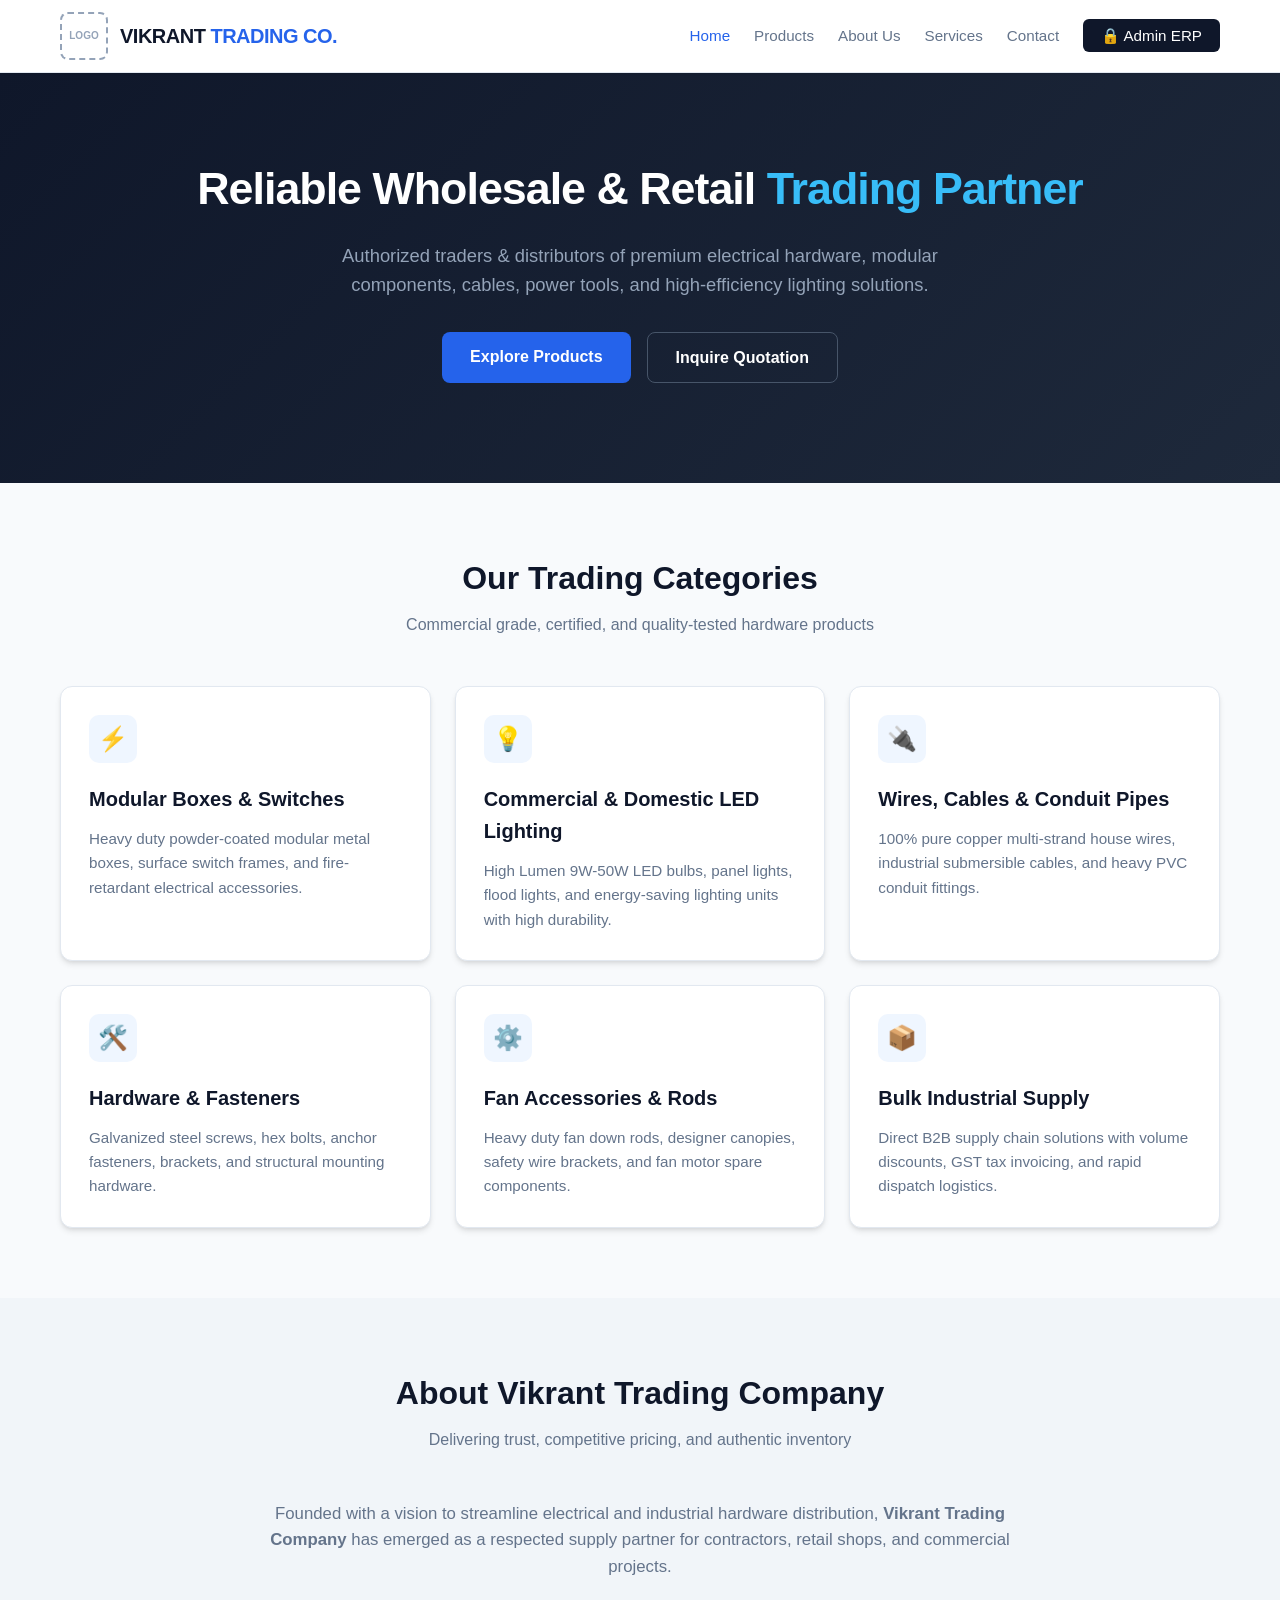
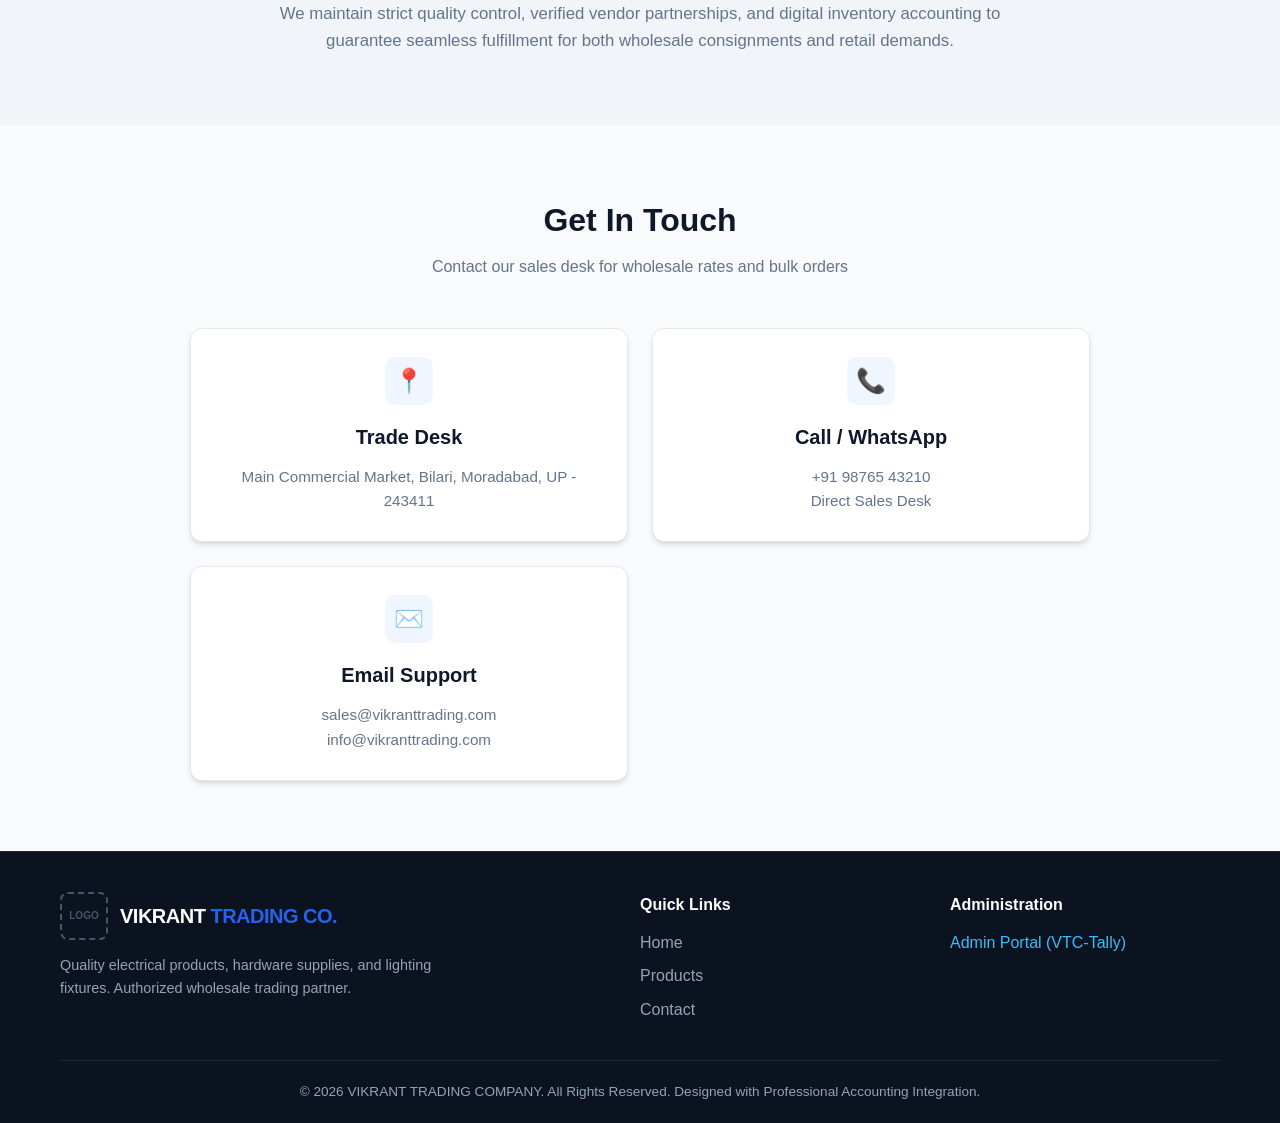
<file: index.html>
<!DOCTYPE html>
<html lang="en">
<head>
    <meta charset="UTF-8">
    <meta name="viewport" content="width=device-width, initial-scale=1.0">
    <title>VIKRANT TRADING COMPANY | Wholesale & Retail Trading</title>
    <link rel="stylesheet" href="style.css">
</head>
<body>

    <!-- Header / Nav -->
    <header>
        <div class="container">
            <nav>
                <a href="index.html" class="logo-container">
                    <!-- Blank Logo Spot / Placeholder -->
                    <div class="logo-placeholder" title="Logo Placeholder">LOGO</div>
                    <span class="brand-name">VIKRANT <span>TRADING CO.</span></span>
                </a>
                <ul class="nav-links">
                    <li><a href="#home" class="active">Home</a></li>
                    <li><a href="#products">Products</a></li>
                    <li><a href="#about">About Us</a></li>
                    <li><a href="#services">Services</a></li>
                    <li><a href="#contact">Contact</a></li>
                    <li><a href="login.html" class="btn-nav-admin">🔒 Admin ERP</a></li>
                </ul>
            </nav>
        </div>
    </header>

    <!-- Hero Section -->
    <section class="hero" id="home">
        <div class="container">
            <h1>Reliable Wholesale & Retail <span>Trading Partner</span></h1>
            <p>Authorized traders & distributors of premium electrical hardware, modular components, cables, power tools, and high-efficiency lighting solutions.</p>
            <div class="hero-actions">
                <a href="#products" class="btn-primary">Explore Products</a>
                <a href="#contact" class="btn-outline">Inquire Quotation</a>
            </div>
        </div>
    </section>

    <!-- Product Lines -->
    <section class="section" id="products">
        <div class="container">
            <div class="section-title">
                <h2>Our Trading Categories</h2>
                <p>Commercial grade, certified, and quality-tested hardware products</p>
            </div>
            <div class="grid-3">
                <div class="card">
                    <div class="card-icon">⚡</div>
                    <h3>Modular Boxes & Switches</h3>
                    <p>Heavy duty powder-coated modular metal boxes, surface switch frames, and fire-retardant electrical accessories.</p>
                </div>
                <div class="card">
                    <div class="card-icon">💡</div>
                    <h3>Commercial & Domestic LED Lighting</h3>
                    <p>High Lumen 9W-50W LED bulbs, panel lights, flood lights, and energy-saving lighting units with high durability.</p>
                </div>
                <div class="card">
                    <div class="card-icon">🔌</div>
                    <h3>Wires, Cables & Conduit Pipes</h3>
                    <p>100% pure copper multi-strand house wires, industrial submersible cables, and heavy PVC conduit fittings.</p>
                </div>
                <div class="card">
                    <div class="card-icon">🛠️</div>
                    <h3>Hardware & Fasteners</h3>
                    <p>Galvanized steel screws, hex bolts, anchor fasteners, brackets, and structural mounting hardware.</p>
                </div>
                <div class="card">
                    <div class="card-icon">⚙️</div>
                    <h3>Fan Accessories & Rods</h3>
                    <p>Heavy duty fan down rods, designer canopies, safety wire brackets, and fan motor spare components.</p>
                </div>
                <div class="card">
                    <div class="card-icon">📦</div>
                    <h3>Bulk Industrial Supply</h3>
                    <p>Direct B2B supply chain solutions with volume discounts, GST tax invoicing, and rapid dispatch logistics.</p>
                </div>
            </div>
        </div>
    </section>

    <!-- About Section -->
    <section class="section" id="about" style="background: #f1f5f9;">
        <div class="container">
            <div class="section-title">
                <h2>About Vikrant Trading Company</h2>
                <p>Delivering trust, competitive pricing, and authentic inventory</p>
            </div>
            <div style="max-width: 800px; margin: 0 auto; text-align: center; color: var(--text-muted); font-size: 1.05rem;">
                <p style="margin-bottom: 20px;">
                    Founded with a vision to streamline electrical and industrial hardware distribution, <strong>Vikrant Trading Company</strong> has emerged as a respected supply partner for contractors, retail shops, and commercial projects.
                </p>
                <p>
                    We maintain strict quality control, verified vendor partnerships, and digital inventory accounting to guarantee seamless fulfillment for both wholesale consignments and retail demands.
                </p>
            </div>
        </div>
    </section>

    <!-- Contact Section -->
    <section class="section" id="contact">
        <div class="container">
            <div class="section-title">
                <h2>Get In Touch</h2>
                <p>Contact our sales desk for wholesale rates and bulk orders</p>
            </div>
            <div class="grid-3" style="max-width: 900px; margin: 0 auto;">
                <div class="card" style="text-align: center;">
                    <div class="card-icon" style="margin: 0 auto 16px;">📍</div>
                    <h3>Trade Desk</h3>
                    <p>Main Commercial Market, Bilari, Moradabad, UP - 243411</p>
                </div>
                <div class="card" style="text-align: center;">
                    <div class="card-icon" style="margin: 0 auto 16px;">📞</div>
                    <h3>Call / WhatsApp</h3>
                    <p>+91 98765 43210<br>Direct Sales Desk</p>
                </div>
                <div class="card" style="text-align: center;">
                    <div class="card-icon" style="margin: 0 auto 16px;">✉️</div>
                    <h3>Email Support</h3>
                    <p>sales@vikranttrading.com<br>info@vikranttrading.com</p>
                </div>
            </div>
        </div>
    </section>

    <!-- Footer -->
    <footer>
        <div class="container">
            <div class="footer-grid">
                <div>
                    <div class="logo-container" style="margin-bottom: 14px;">
                        <div class="logo-placeholder" style="border-color: #475569; color: #475569;">LOGO</div>
                        <span class="brand-name" style="color:#fff;">VIKRANT <span>TRADING CO.</span></span>
                    </div>
                    <p style="font-size: 0.9rem; color:#94a3b8; max-width: 380px;">
                        Quality electrical products, hardware supplies, and lighting fixtures. Authorized wholesale trading partner.
                    </p>
                </div>
                <div>
                    <h4 style="color: #fff; margin-bottom: 12px;">Quick Links</h4>
                    <p style="margin-bottom: 8px;"><a href="#home">Home</a></p>
                    <p style="margin-bottom: 8px;"><a href="#products">Products</a></p>
                    <p style="margin-bottom: 8px;"><a href="#contact">Contact</a></p>
                </div>
                <div>
                    <h4 style="color: #fff; margin-bottom: 12px;">Administration</h4>
                    <p><a href="login.html" style="color: #38bdf8;">Admin Portal (VTC-Tally)</a></p>
                </div>
            </div>
            <div class="footer-bottom">
                <p>&copy; 2026 VIKRANT TRADING COMPANY. All Rights Reserved. Designed with Professional Accounting Integration.</p>
            </div>
        </div>
    </footer>

</body>
</html>
</file>
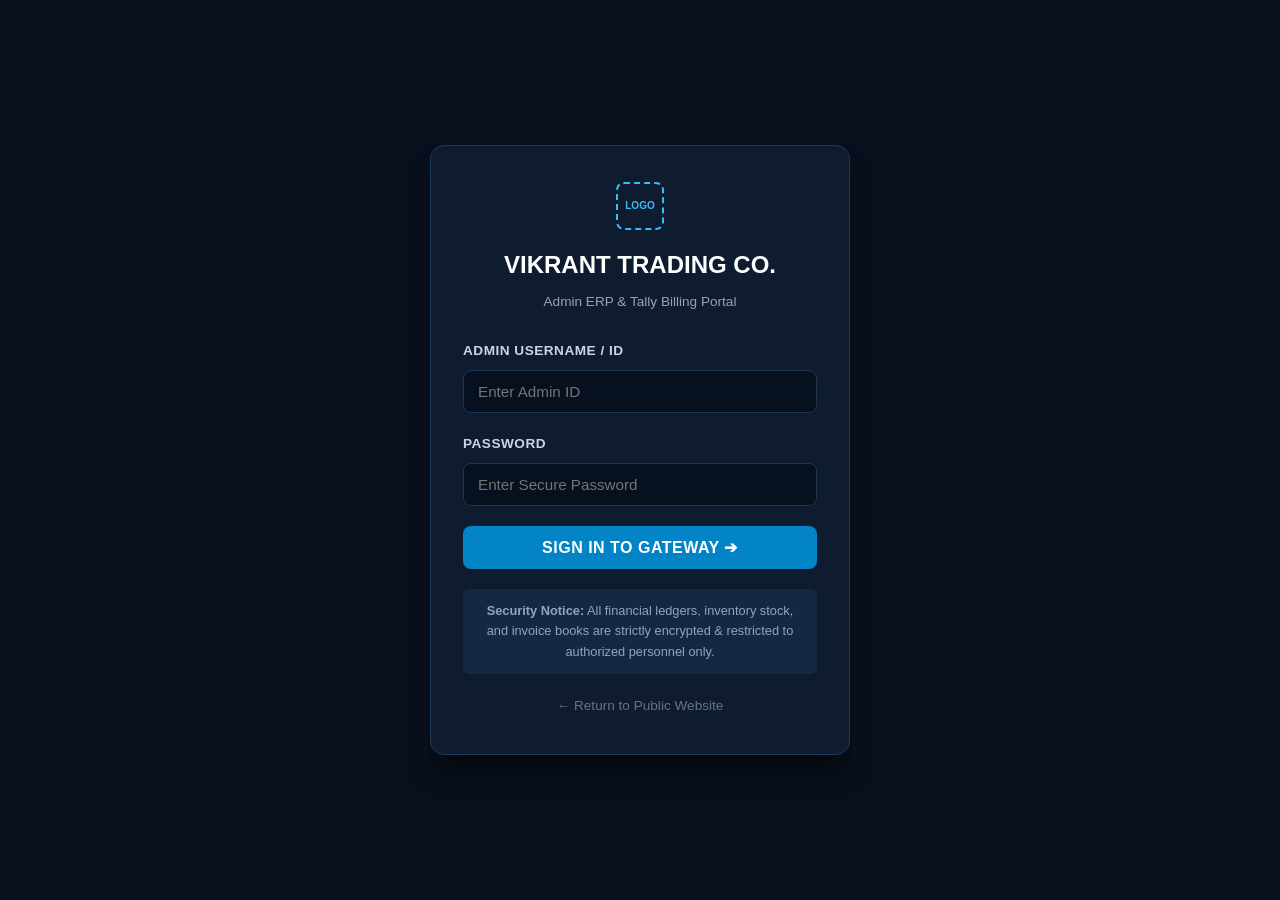
<file: admin.html>
<!DOCTYPE html>
<html lang="en">
<head>
    <meta charset="UTF-8">
    <meta name="viewport" content="width=device-width, initial-scale=1.0">
    <title>Gateway of Tally | Vikrant Trading Company (ERP V9.0)</title>
    <link rel="stylesheet" href="tally.css">
</head>
<body class="tally-app">

    <!-- TOP HEADER -->
    <header class="tally-topbar">
        <div class="tally-company-info">
            <div class="logo-placeholder" title="Logo Placeholder">LOGO</div>
            <div>
                <span class="tally-title">VIKRANT TRADING COMPANY</span>
                <span style="font-size:0.75rem; color:#94a3b8; margin-left: 8px;">| GSTIN: 09AABCV1234F1Z8</span>
            </div>
            <span class="tally-period">F.Y. 2026-2027</span>
        </div>
        <div class="tally-user-controls">
            <span style="font-size: 0.85rem; color: #38bdf8;">User: <strong id="currentUser">vtcbilari</strong></span>
            <button onclick="exportDataBackup()" class="fkey-btn" style="background:#1e3a5f;"><span>Backup</span> (JSON)</button>
            <button onclick="logoutAdmin()" class="tally-btn-danger">Quit [Esc]</button>
        </div>
    </header>

    <!-- WORKSPACE -->
    <div class="tally-workspace">
        
        <!-- SIDEBAR -->
        <aside class="tally-sidebar">
            <div class="gateway-header">Gateway of Tally</div>
            <ul class="gateway-menu">
                <li class="gateway-menu-item active" onclick="switchView('dashboard')">
                    <span>1. Dashboard Overview</span>
                    <span class="gateway-shortcut">D</span>
                </li>
                <li class="gateway-menu-item" onclick="switchView('salesVoucher')">
                    <span>2. Sales Voucher (F8)</span>
                    <span class="gateway-shortcut">F8</span>
                </li>
                <li class="gateway-menu-item" onclick="switchView('purchaseVoucher')">
                    <span>3. Purchase Voucher (F9)</span>
                    <span class="gateway-shortcut">F9</span>
                </li>
                <li class="gateway-menu-item" onclick="switchView('paymentVoucher')">
                    <span>4. Payment Voucher (F5)</span>
                    <span class="gateway-shortcut">F5</span>
                </li>
                <li class="gateway-menu-item" onclick="switchView('receiptVoucher')">
                    <span>5. Receipt Voucher (F6)</span>
                    <span class="gateway-shortcut">F6</span>
                </li>
                <li class="gateway-menu-item" onclick="switchView('inventory')">
                    <span>6. Stock / Inventory</span>
                    <span class="gateway-shortcut">I</span>
                </li>
                <li class="gateway-menu-item" onclick="switchView('ledgers')">
                    <span>7. Ledgers & Accounts</span>
                    <span class="gateway-shortcut">A</span>
                </li>
                <li class="gateway-menu-item" onclick="switchView('daybook')">
                    <span>8. Day Book / Register</span>
                    <span class="gateway-shortcut">R</span>
                </li>
                <li class="gateway-menu-item" onclick="switchView('plStatement')">
                    <span>9. Profit & Loss A/c</span>
                    <span class="gateway-shortcut">P</span>
                </li>
            </ul>
        </aside>

        <!-- MAIN VIEW PORT -->
        <main class="tally-main-view" id="mainViewport">
            
            <!-- VIEW: DASHBOARD -->
            <div id="view-dashboard" class="view-panel">
                <div class="metrics-row">
                    <div class="metric-box">
                        <div class="metric-title">Total Sales (Turnover)</div>
                        <div class="metric-value text-cyan" id="metricSales">₹0.00</div>
                        <div class="metric-trend text-green">↑ Tax Invoices Recorded</div>
                    </div>
                    <div class="metric-box">
                        <div class="metric-title">Total Purchases</div>
                        <div class="metric-value text-gold" id="metricPurchase">₹0.00</div>
                        <div class="metric-trend text-muted">Stock procurement</div>
                    </div>
                    <div class="metric-box">
                        <div class="metric-title">Cash & Bank Balance</div>
                        <div class="metric-value text-green" id="metricCashBank">₹0.00</div>
                        <div class="metric-trend text-green">Liquid Assets</div>
                    </div>
                    <div class="metric-box">
                        <div class="metric-title">Sundry Debtors (Receivable)</div>
                        <div class="metric-value text-red" id="metricDebtors">₹0.00</div>
                        <div class="metric-trend text-muted">Pending Customer Dues</div>
                    </div>
                </div>

                <div class="tally-sheet">
                    <div class="sheet-title-bar">
                        <div class="sheet-title">Recent Transactions & Vouchers</div>
                        <button onclick="switchView('salesVoucher')" class="btn-tally-action">+ New Sales Bill (F8)</button>
                    </div>
                    <table class="tally-table">
                        <thead>
                            <tr>
                                <th>Vch No.</th>
                                <th>Date</th>
                                <th>Type</th>
                                <th>Particulars / Party</th>
                                <th class="text-right">Debit (₹)</th>
                                <th class="text-right">Credit (₹)</th>
                                <th class="text-center">Action</th>
                            </tr>
                        </thead>
                        <tbody id="dashboardRecentTable"></tbody>
                    </table>
                </div>
            </div>

            <!-- VIEW: SALES VOUCHER -->
            <div id="view-salesVoucher" class="view-panel" style="display:none;">
                <div class="tally-sheet">
                    <div class="sheet-title-bar">
                        <div class="sheet-title">Accounting Voucher Creation (Sales / Tax Invoice)</div>
                        <span style="color:var(--tally-gold); font-size: 0.9rem;">Voucher Type: Sales (F8)</span>
                    </div>

                    <form id="salesVoucherForm">
                        <div class="tally-form-row">
                            <div>
                                <label class="tally-label">Invoice / Voucher No.</label>
                                <input type="text" id="salesVchNo" class="tally-input" readonly>
                            </div>
                            <div>
                                <label class="tally-label">Date</label>
                                <input type="date" id="salesDate" class="tally-input" required>
                            </div>
                            <div>
                                <label class="tally-label">Party A/c Name (Buyer)</label>
                                <select id="salesParty" class="tally-select" required></select>
                            </div>
                        </div>

                        <div class="tally-form-row">
                            <div>
                                <label class="tally-label">Sales Ledger</label>
                                <select id="salesLedgerSelect" class="tally-select">
                                    <option value="Sales Account">GST Sales @ Standard</option>
                                    <option value="Interstate Sales">Interstate Sales (IGST)</option>
                                </select>
                            </div>
                            <div>
                                <label class="tally-label">Place of Supply / State</label>
                                <input type="text" id="salesPlaceSupply" class="tally-input" value="Uttar Pradesh (09)">
                            </div>
                            <div>
                                <label class="tally-label">Payment Mode</label>
                                <select id="salesPayMode" class="tally-select">
                                    <option value="Credit">On Credit (Sundry Debtor)</option>
                                    <option value="Cash">Cash in Hand</option>
                                    <option value="Bank">Bank Transfer / UPI</option>
                                </select>
                            </div>
                        </div>

                        <div style="margin: 20px 0 10px; border-top: 1px dashed var(--tally-border); padding-top: 15px;">
                            <h4 style="color: var(--tally-cyan); margin-bottom: 12px;">Item Details / Inventory Allocations</h4>
                            <table class="tally-table" id="salesItemEntryTable">
                                <thead>
                                    <tr>
                                        <th style="width: 35%;">Name of Item</th>
                                        <th style="width: 15%;">HSN/SAC</th>
                                        <th style="width: 12%;">Qty</th>
                                        <th style="width: 12%;">Rate (₹)</th>
                                        <th style="width: 10%;">GST %</th>
                                        <th style="width: 16%;" class="text-right">Amount (₹)</th>
                                    </tr>
                                </thead>
                                <tbody id="salesItemsBody">
                                    <tr>
                                        <td>
                                            <select class="tally-select item-select" onchange="onItemSelectRow(this)" required></select>
                                        </td>
                                        <td><input type="text" class="tally-input item-hsn" placeholder="HSN" readonly></td>
                                        <td><input type="number" step="0.01" class="tally-input item-qty" value="1" min="0.01" oninput="calculateSalesTotals()" required></td>
                                        <td><input type="number" step="0.01" class="tally-input item-rate" value="0" min="0" oninput="calculateSalesTotals()" required></td>
                                        <td>
                                            <select class="tally-select item-gst" onchange="calculateSalesTotals()">
                                                <option value="18">18%</option>
                                                <option value="12">12%</option>
                                                <option value="28">28%</option>
                                                <option value="5">5%</option>
                                                <option value="0">0%</option>
                                            </select>
                                        </td>
                                        <td class="text-right item-row-total" style="font-weight: bold;">₹0.00</td>
                                    </tr>
                                </tbody>
                            </table>
                            <div style="margin-top: 10px;">
                                <button type="button" onclick="addSalesItemRow()" class="btn-tally-secondary">+ Add Item Line</button>
                            </div>
                        </div>

                        <div style="background: #081321; border: 1px solid var(--tally-border); border-radius: 6px; padding: 16px; margin-top: 20px; display: flex; justify-content: flex-end;">
                            <div style="width: 340px;">
                                <div style="display: flex; justify-content: space-between; margin-bottom: 8px;">
                                    <span style="color:#94a3b8;">Taxable Amount:</span>
                                    <strong id="salesSubTotal">₹0.00</strong>
                                </div>
                                <div style="display: flex; justify-content: space-between; margin-bottom: 8px;">
                                    <span style="color:#94a3b8;">CGST:</span>
                                    <strong id="salesCGST">₹0.00</strong>
                                </div>
                                <div style="display: flex; justify-content: space-between; margin-bottom: 8px;">
                                    <span style="color:#94a3b8;">SGST:</span>
                                    <strong id="salesSGST">₹0.00</strong>
                                </div>
                                <div style="display: flex; justify-content: space-between; border-top: 1px solid var(--tally-border); padding-top: 8px; font-size: 1.1rem; color: var(--tally-cyan);">
                                    <span>Grand Total:</span>
                                    <strong id="salesGrandTotal">₹0.00</strong>
                                </div>
                            </div>
                        </div>

                        <div class="tally-form-row" style="margin-top: 20px;">
                            <div style="grid-column: span 3;">
                                <label class="tally-label">Narration / Remarks</label>
                                <input type="text" id="salesNarration" class="tally-input" placeholder="e.g. Being goods sold against Tax Invoice">
                            </div>
                        </div>

                        <div style="display: flex; gap: 12px; margin-top: 20px;">
                            <button type="submit" class="btn-tally-action">Accept & Print Bill (Ctrl+A)</button>
                            <button type="button" onclick="switchView('dashboard')" class="btn-tally-secondary">Cancel</button>
                        </div>
                    </form>
                </div>
            </div>

            <!-- VIEW: PURCHASE VOUCHER -->
            <div id="view-purchaseVoucher" class="view-panel" style="display:none;">
                <div class="tally-sheet">
                    <div class="sheet-title-bar">
                        <div class="sheet-title">Accounting Voucher Creation (Purchase - F9)</div>
                    </div>
                    <form id="purchaseVoucherForm">
                        <div class="tally-form-row">
                            <div>
                                <label class="tally-label">Supplier Invoice No.</label>
                                <input type="text" id="purVchNo" class="tally-input" required>
                            </div>
                            <div>
                                <label class="tally-label">Date</label>
                                <input type="date" id="purDate" class="tally-input" required>
                            </div>
                            <div>
                                <label class="tally-label">Supplier / Creditor A/c</label>
                                <select id="purSupplierSelect" class="tally-select" required></select>
                            </div>
                        </div>
                        <div class="tally-form-row">
                            <div>
                                <label class="tally-label">Item Purchased</label>
                                <select id="purItemSelect" class="tally-select" required></select>
                            </div>
                            <div>
                                <label class="tally-label">Quantity Received</label>
                                <input type="number" id="purQty" step="0.01" class="tally-input" required>
                            </div>
                            <div>
                                <label class="tally-label">Purchase Rate / Unit (₹)</label>
                                <input type="number" id="purRate" step="0.01" class="tally-input" required>
                            </div>
                        </div>
                        <div class="tally-form-row">
                            <div style="grid-column: span 3;">
                                <label class="tally-label">Narration</label>
                                <input type="text" id="purNarration" class="tally-input" placeholder="Being raw material / stock purchased">
                            </div>
                        </div>
                        <button type="submit" class="btn-tally-action">Save Purchase Entry (F9)</button>
                    </form>
                </div>
            </div>

            <!-- VIEW: PAYMENT VOUCHER -->
            <div id="view-paymentVoucher" class="view-panel" style="display:none;">
                <div class="tally-sheet">
                    <div class="sheet-title-bar">
                        <div class="sheet-title">Payment Voucher Creation (F5)</div>
                    </div>
                    <form id="paymentVoucherForm">
                        <div class="tally-form-row">
                            <div>
                                <label class="tally-label">Account (Paid From)</label>
                                <select id="payFromAccount" class="tally-select">
                                    <option value="Cash">Cash in Hand</option>
                                    <option value="HDFC Bank">HDFC Bank A/c</option>
                                </select>
                            </div>
                            <div>
                                <label class="tally-label">Date</label>
                                <input type="date" id="payDate" class="tally-input" required>
                            </div>
                            <div>
                                <label class="tally-label">Particulars (Paid To)</label>
                                <select id="payToParty" class="tally-select" required></select>
                            </div>
                        </div>
                        <div class="tally-form-row">
                            <div>
                                <label class="tally-label">Amount (₹)</label>
                                <input type="number" id="payAmount" step="0.01" class="tally-input" required>
                            </div>
                            <div style="grid-column: span 2;">
                                <label class="tally-label">Narration</label>
                                <input type="text" id="payNarration" class="tally-input" placeholder="Being payment released against supplier bill">
                            </div>
                        </div>
                        <button type="submit" class="btn-tally-action">Save Payment (F5)</button>
                    </form>
                </div>
            </div>

            <!-- VIEW: RECEIPT VOUCHER -->
            <div id="view-receiptVoucher" class="view-panel" style="display:none;">
                <div class="tally-sheet">
                    <div class="sheet-title-bar">
                        <div class="sheet-title">Receipt Voucher Creation (F6)</div>
                    </div>
                    <form id="receiptVoucherForm">
                        <div class="tally-form-row">
                            <div>
                                <label class="tally-label">Account (Received In)</label>
                                <select id="rcptToAccount" class="tally-select">
                                    <option value="Cash">Cash in Hand</option>
                                    <option value="HDFC Bank">HDFC Bank A/c</option>
                                </select>
                            </div>
                            <div>
                                <label class="tally-label">Date</label>
                                <input type="date" id="rcptDate" class="tally-input" required>
                            </div>
                            <div>
                                <label class="tally-label">Particulars (Received From)</label>
                                <select id="rcptFromParty" class="tally-select" required></select>
                            </div>
                        </div>
                        <div class="tally-form-row">
                            <div>
                                <label class="tally-label">Amount (₹)</label>
                                <input type="number" id="rcptAmount" step="0.01" class="tally-input" required>
                            </div>
                            <div style="grid-column: span 2;">
                                <label class="tally-label">Narration</label>
                                <input type="text" id="rcptNarration" class="tally-input" placeholder="Being amount received against outstanding invoice">
                            </div>
                        </div>
                        <button type="submit" class="btn-tally-action">Save Receipt (F6)</button>
                    </form>
                </div>
            </div>

            <!-- VIEW: INVENTORY -->
            <div id="view-inventory" class="view-panel" style="display:none;">
                <div class="tally-sheet">
                    <div class="sheet-title-bar">
                        <div class="sheet-title">Stock Summary & Inventory Books</div>
                        <button onclick="openNewItemModal()" class="btn-tally-action">+ Create Stock Item</button>
                    </div>
                    <table class="tally-table">
                        <thead>
                            <tr>
                                <th>Item Code</th>
                                <th>Item Description</th>
                                <th>Category / Group</th>
                                <th>HSN</th>
                                <th class="text-right">Available Qty</th>
                                <th class="text-right">Standard Rate (₹)</th>
                                <th class="text-right">Stock Value (₹)</th>
                            </tr>
                        </thead>
                        <tbody id="inventoryStockTable"></tbody>
                    </table>
                </div>
            </div>

            <!-- VIEW: LEDGERS -->
            <div id="view-ledgers" class="view-panel" style="display:none;">
                <div class="tally-sheet">
                    <div class="sheet-title-bar">
                        <div class="sheet-title">List of Ledgers / Master Accounts</div>
                        <button onclick="openNewLedgerModal()" class="btn-tally-action">+ Create Ledger</button>
                    </div>
                    <table class="tally-table">
                        <thead>
                            <tr>
                                <th>Ledger Name</th>
                                <th>Under Group</th>
                                <th>Contact / City</th>
                                <th>GSTIN</th>
                                <th class="text-right">Closing Balance (₹)</th>
                            </tr>
                        </thead>
                        <tbody id="ledgerAccountsTable"></tbody>
                    </table>
                </div>
            </div>

            <!-- VIEW: DAY BOOK -->
            <div id="view-daybook" class="view-panel" style="display:none;">
                <div class="tally-sheet">
                    <div class="sheet-title-bar">
                        <div class="sheet-title">Day Book (Transaction Register)</div>
                    </div>
                    <table class="tally-table">
                        <thead>
                            <tr>
                                <th>Date</th>
                                <th>Voucher No</th>
                                <th>Type</th>
                                <th>Particulars</th>
                                <th class="text-right">Debit (₹)</th>
                                <th class="text-right">Credit (₹)</th>
                                <th class="text-center">Action</th>
                            </tr>
                        </thead>
                        <tbody id="daybookFullTable"></tbody>
                    </table>
                </div>
            </div>

            <!-- VIEW: PROFIT & LOSS -->
            <div id="view-plStatement" class="view-panel" style="display:none;">
                <div class="tally-sheet">
                    <div class="sheet-title-bar">
                        <div class="sheet-title">Profit & Loss Statement for FY 2026-27</div>
                    </div>
                    <div style="display: grid; grid-template-columns: 1fr 1fr; gap: 20px;">
                        <div>
                            <h4 style="color:var(--tally-cyan); margin-bottom: 8px;">Trading Account (Expenses)</h4>
                            <table class="tally-table">
                                <tr><td>To Opening Stock</td><td class="text-right" id="plOpStock">₹0.00</td></tr>
                                <tr><td>To Purchases (Gross)</td><td class="text-right" id="plPurchases">₹0.00</td></tr>
                                <tr><td>To Direct Expenses</td><td class="text-right">₹0.00</td></tr>
                                <tr style="background:#11233d; font-weight:bold;">
                                    <td>Gross Profit c/o</td><td class="text-right text-green" id="plGrossProfit">₹0.00</td>
                                </tr>
                            </table>
                        </div>
                        <div>
                            <h4 style="color:var(--tally-cyan); margin-bottom: 8px;">Trading Account (Incomes)</h4>
                            <table class="tally-table">
                                <tr><td>By Sales Accounts (Revenue)</td><td class="text-right" id="plSales">₹0.00</td></tr>
                                <tr><td>By Closing Stock Value</td><td class="text-right" id="plClosingStock">₹0.00</td></tr>
                                <tr style="background:#11233d; font-weight:bold;">
                                    <td>Total Incomes</td><td class="text-right" id="plTotalIncomes">₹0.00</td>
                                </tr>
                            </table>
                        </div>
                    </div>
                </div>
            </div>

        </main>
    </div>

    <!-- TALLY FUNCTION KEYS FOOTER -->
    <div class="tally-fkeys">
        <button class="fkey-btn" onclick="switchView('dashboard')"><span>Esc</span> Gateway</button>
        <button class="fkey-btn" onclick="switchView('paymentVoucher')"><span>F5</span> Payment</button>
        <button class="fkey-btn" onclick="switchView('receiptVoucher')"><span>F6</span> Receipt</button>
        <button class="fkey-btn" onclick="switchView('salesVoucher')"><span>F8</span> Sales (Invoice)</button>
        <button class="fkey-btn" onclick="switchView('purchaseVoucher')"><span>F9</span> Purchase</button>
        <button class="fkey-btn" onclick="switchView('inventory')"><span>I</span> Inventory</button>
        <button class="fkey-btn" onclick="switchView('ledgers')"><span>A</span> Ledgers</button>
        <button class="fkey-btn" onclick="switchView('daybook')"><span>R</span> Day Book</button>
        <button class="fkey-btn" onclick="switchView('plStatement')"><span>P</span> P&L A/c</button>
    </div>

    <!-- INVOICE PRINT MODAL -->
    <div class="modal-overlay" id="invoiceModal">
        <div class="invoice-paper" id="printableInvoiceContent"></div>
    </div>

    <script src="tally.js"></script>
</body>
</html>
</file>
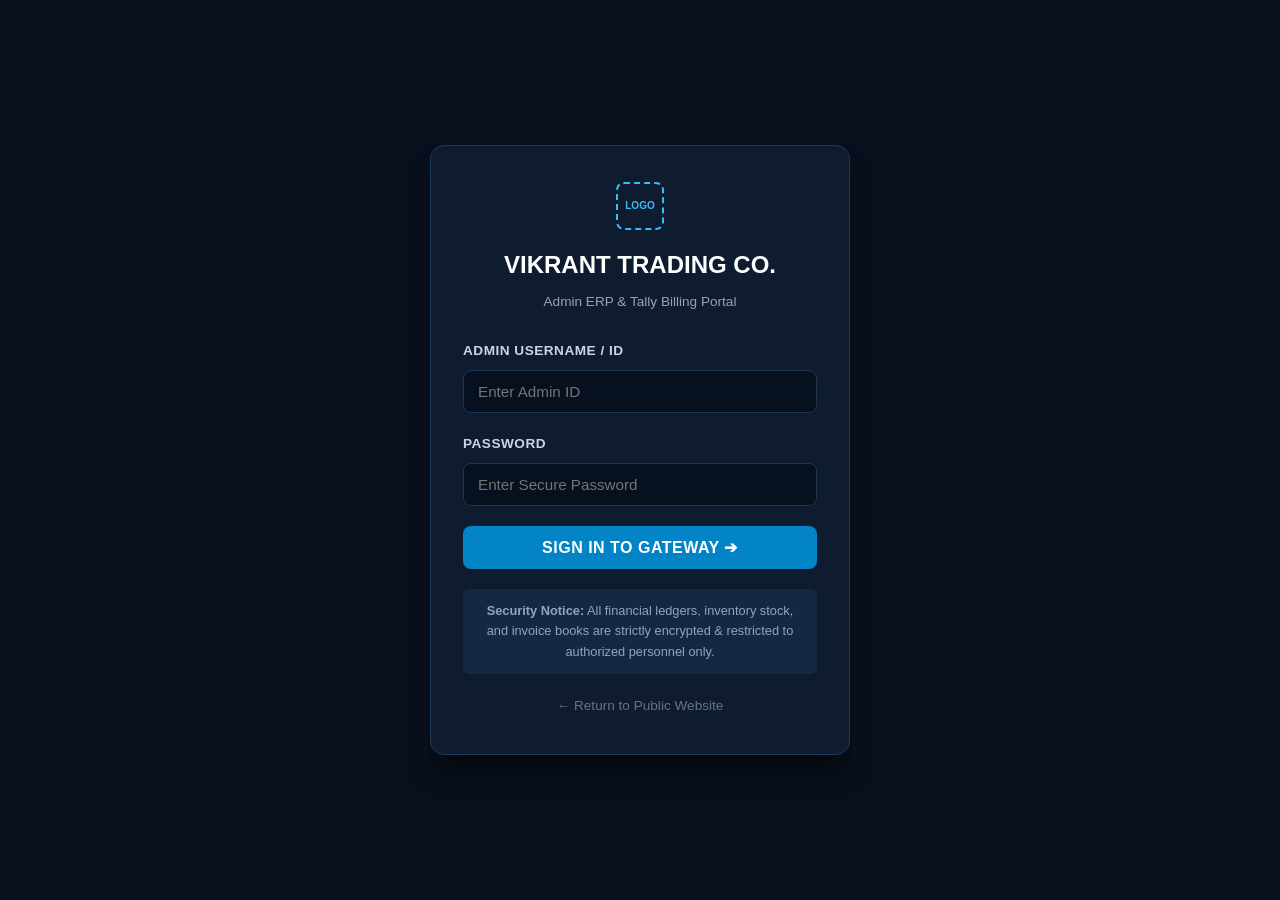
<file: login.html>
<!DOCTYPE html>
<html lang="en">
<head>
    <meta charset="UTF-8">
    <meta name="viewport" content="width=device-width, initial-scale=1.0">
    <title>Admin Login | Vikrant Trading Company</title>
    <link rel="stylesheet" href="style.css">
</head>
<body class="login-body">

    <div class="login-card">
        <div class="login-header">
            <!-- Logo space left blank -->
            <div class="logo-placeholder" title="Logo Placeholder">LOGO</div>
            <h2>VIKRANT TRADING CO.</h2>
            <p>Admin ERP & Tally Billing Portal</p>
        </div>

        <form id="vtcLoginForm">
            <div class="form-group">
                <label for="adminId">Admin Username / ID</label>
                <input type="text" id="adminId" class="form-control" placeholder="Enter Admin ID" autocomplete="off" required>
            </div>
            
            <div class="form-group">
                <label for="adminPassword">Password</label>
                <input type="password" id="adminPassword" class="form-control" placeholder="Enter Secure Password" required>
            </div>

            <div id="errorAlert" style="display: none; background: rgba(220, 38, 38, 0.2); border: 1px solid #dc2626; color: #fca5a5; padding: 10px; border-radius: 6px; font-size: 0.85rem; margin-bottom: 16px; text-align: center;">
                Invalid Username or Password! Access Denied.
            </div>

            <button type="submit" class="btn-login">SIGN IN TO GATEWAY ➔</button>
        </form>

        <div class="login-footer-hint">
            <strong>Security Notice:</strong> All financial ledgers, inventory stock, and invoice books are strictly encrypted & restricted to authorized personnel only.
        </div>
        
        <div style="text-align: center; margin-top: 18px;">
            <a href="index.html" style="color: #64748b; font-size: 0.85rem;">← Return to Public Website</a>
        </div>
    </div>

    <script>
        if (sessionStorage.getItem("VTC_ADMIN_TOKEN") === "AUTHENTICATED_VTC_ADMIN_2026") {
            window.location.href = "admin.html";
        }

        document.getElementById("vtcLoginForm").addEventListener("submit", function(e) {
            e.preventDefault();
            const idInput = document.getElementById("adminId").value.trim();
            const passInput = document.getElementById("adminPassword").value.trim();
            const errorAlert = document.getElementById("errorAlert");

            if (idInput === "vtcbilari" && passInput === "vtc@123") {
                sessionStorage.setItem("VTC_ADMIN_TOKEN", "AUTHENTICATED_VTC_ADMIN_2026");
                sessionStorage.setItem("VTC_ADMIN_USER", "vtcbilari");
                sessionStorage.setItem("VTC_LOGIN_TIME", new Date().toISOString());
                window.location.href = "admin.html";
            } else {
                errorAlert.style.display = "block";
                document.getElementById("adminPassword").value = "";
            }
        });
    </script>
</body>
</html>
</file>
<file: style.css>
:root {
  --primary: #0f172a;
  --primary-light: #1e293b;
  --accent: #2563eb;
  --accent-hover: #1d4ed8;
  --bg-light: #f8fafc;
  --text-main: #0f172a;
  --text-muted: #64748b;
  --border: #e2e8f0;
  --white: #ffffff;
  --card-shadow: 0 4px 6px -1px rgba(0, 0, 0, 0.1), 0 2px 4px -2px rgba(0, 0, 0, 0.1);
}

* {
  margin: 0;
  padding: 0;
  box-sizing: border-box;
  font-family: 'Segoe UI', -apple-system, BlinkMacSystemFont, Roboto, Oxygen, Ubuntu, Cantarell, sans-serif;
}

body {
  background-color: var(--bg-light);
  color: var(--text-main);
  line-height: 1.6;
}

a {
  text-decoration: none;
  color: inherit;
}

header {
  background: var(--white);
  border-bottom: 1px solid var(--border);
  position: sticky;
  top: 0;
  z-index: 1000;
  box-shadow: 0 1px 3px rgba(0,0,0,0.05);
}

.container {
  max-width: 1200px;
  margin: 0 auto;
  padding: 0 20px;
}

nav {
  display: flex;
  justify-content: space-between;
  align-items: center;
  height: 72px;
}

.logo-container {
  display: flex;
  align-items: center;
  gap: 12px;
}

.logo-placeholder {
  width: 48px;
  height: 48px;
  border: 2px dashed #94a3b8;
  border-radius: 8px;
  display: flex;
  align-items: center;
  justify-content: center;
  color: #94a3b8;
  font-size: 10px;
  font-weight: 600;
  text-transform: uppercase;
}

.brand-name {
  font-size: 1.25rem;
  font-weight: 700;
  color: var(--primary);
  letter-spacing: -0.5px;
}

.brand-name span {
  color: var(--accent);
}

.nav-links {
  display: flex;
  list-style: none;
  gap: 24px;
  align-items: center;
}

.nav-links a {
  font-weight: 500;
  font-size: 0.95rem;
  color: var(--text-muted);
  transition: color 0.2s ease;
}

.nav-links a:hover,
.nav-links a.active {
  color: var(--accent);
}

.btn-nav-admin {
  background: var(--primary);
  color: var(--white) !important;
  padding: 8px 18px;
  border-radius: 6px;
  transition: all 0.2s ease;
}

.btn-nav-admin:hover {
  background: var(--accent);
}

.hero {
  background: linear-gradient(135deg, #0f172a 0%, #1e293b 100%);
  color: var(--white);
  padding: 80px 0 100px;
  text-align: center;
}

.hero h1 {
  font-size: 2.8rem;
  font-weight: 800;
  letter-spacing: -1px;
  margin-bottom: 16px;
}

.hero h1 span {
  color: #38bdf8;
}

.hero p {
  font-size: 1.15rem;
  color: #94a3b8;
  max-width: 680px;
  margin: 0 auto 32px;
}

.hero-actions {
  display: flex;
  justify-content: center;
  gap: 16px;
}

.btn-primary {
  background: var(--accent);
  color: var(--white);
  padding: 12px 28px;
  border-radius: 8px;
  font-weight: 600;
  border: none;
  cursor: pointer;
  display: inline-block;
  transition: background 0.2s;
}

.btn-primary:hover {
  background: var(--accent-hover);
}

.btn-outline {
  border: 1px solid #475569;
  color: var(--white);
  padding: 12px 28px;
  border-radius: 8px;
  font-weight: 600;
  cursor: pointer;
  display: inline-block;
  transition: all 0.2s;
}

.btn-outline:hover {
  background: rgba(255,255,255,0.05);
  border-color: var(--white);
}

.section {
  padding: 70px 0;
}

.section-title {
  text-align: center;
  margin-bottom: 48px;
}

.section-title h2 {
  font-size: 2rem;
  font-weight: 700;
  color: var(--primary);
  margin-bottom: 8px;
}

.section-title p {
  color: var(--text-muted);
}

.grid-3 {
  display: grid;
  grid-template-columns: repeat(auto-fit, minmax(320px, 1fr));
  gap: 24px;
}

.card {
  background: var(--white);
  border: 1px solid var(--border);
  border-radius: 12px;
  padding: 28px;
  box-shadow: var(--card-shadow);
  transition: transform 0.2s ease, box-shadow 0.2s ease;
}

.card:hover {
  transform: translateY(-4px);
  box-shadow: 0 10px 15px -3px rgba(0,0,0,0.1);
}

.card-icon {
  width: 48px;
  height: 48px;
  background: #eff6ff;
  color: var(--accent);
  border-radius: 10px;
  display: flex;
  align-items: center;
  justify-content: center;
  font-size: 24px;
  margin-bottom: 20px;
}

.card h3 {
  font-size: 1.25rem;
  margin-bottom: 12px;
  color: var(--primary);
}

.card p {
  color: var(--text-muted);
  font-size: 0.95rem;
}

.login-body {
  min-height: 100vh;
  display: flex;
  align-items: center;
  justify-content: center;
  background: #09101d;
  padding: 20px;
}

.login-card {
  background: #0f1c30;
  border: 1px solid #1e3a5f;
  border-radius: 14px;
  width: 100%;
  max-width: 420px;
  padding: 36px 32px;
  box-shadow: 0 20px 25px -5px rgba(0, 0, 0, 0.5);
  color: #f1f5f9;
}

.login-header {
  text-align: center;
  margin-bottom: 28px;
}

.login-header .logo-placeholder {
  margin: 0 auto 16px auto;
  border-color: #38bdf8;
  color: #38bdf8;
}

.login-header h2 {
  font-size: 1.5rem;
  color: #ffffff;
  margin-bottom: 6px;
}

.login-header p {
  font-size: 0.85rem;
  color: #94a3b8;
}

.form-group {
  margin-bottom: 20px;
}

.form-group label {
  display: block;
  font-size: 0.85rem;
  font-weight: 600;
  color: #cbd5e1;
  margin-bottom: 8px;
  text-transform: uppercase;
  letter-spacing: 0.5px;
}

.form-control {
  width: 100%;
  padding: 12px 14px;
  background: #07101e;
  border: 1px solid #203554;
  border-radius: 8px;
  color: #f8fafc;
  font-size: 0.95rem;
  outline: none;
  transition: border-color 0.2s;
}

.form-control:focus {
  border-color: #38bdf8;
}

.btn-login {
  width: 100%;
  background: #0284c7;
  color: #fff;
  padding: 12px;
  border-radius: 8px;
  font-weight: 700;
  border: none;
  font-size: 1rem;
  cursor: pointer;
  transition: background 0.2s;
  letter-spacing: 0.5px;
}

.btn-login:hover {
  background: #0369a1;
}

.login-footer-hint {
  margin-top: 20px;
  padding: 12px;
  background: rgba(30, 58, 95, 0.4);
  border-radius: 6px;
  font-size: 0.8rem;
  color: #94a3b8;
  text-align: center;
}

footer {
  background: #0b1320;
  color: #94a3b8;
  padding: 40px 0 20px;
  border-top: 1px solid #1e293b;
}

.footer-grid {
  display: grid;
  grid-template-columns: 2fr 1fr 1fr;
  gap: 40px;
  margin-bottom: 30px;
}

.footer-bottom {
  text-align: center;
  border-top: 1px solid #1e293b;
  padding-top: 20px;
  font-size: 0.85rem;
}
</file>
<file: tally.css>
:root {
  --tally-bg: #070e17;
  --tally-panel: #0d1a2d;
  --tally-border: #1e3658;
  --tally-gold: #f59e0b;
  --tally-cyan: #38bdf8;
  --tally-green: #10b981;
  --tally-red: #ef4444;
  --tally-text: #e2e8f0;
  --tally-text-muted: #94a3b8;
}

body.tally-app {
  background: var(--tally-bg);
  color: var(--tally-text);
  font-family: 'Consolas', 'Courier New', 'Segoe UI', monospace;
  margin: 0;
  padding: 0;
  height: 100vh;
  display: flex;
  flex-direction: column;
  overflow: hidden;
}

.tally-topbar {
  background: #091321;
  border-bottom: 2px solid #0284c7;
  display: flex;
  justify-content: space-between;
  align-items: center;
  padding: 8px 18px;
  height: 52px;
}

.tally-company-info {
  display: flex;
  align-items: center;
  gap: 12px;
}

.tally-company-info .logo-placeholder {
  width: 36px;
  height: 36px;
  border-color: var(--tally-cyan);
  color: var(--tally-cyan);
  font-size: 8px;
}

.tally-title {
  font-size: 1rem;
  font-weight: 700;
  color: #fff;
  letter-spacing: 0.5px;
}

.tally-period {
  font-size: 0.8rem;
  color: var(--tally-gold);
  background: rgba(245, 158, 11, 0.1);
  padding: 3px 8px;
  border-radius: 4px;
}

.tally-user-controls {
  display: flex;
  align-items: center;
  gap: 12px;
}

.tally-btn-danger {
  background: #dc2626;
  color: #fff;
  border: none;
  padding: 6px 14px;
  font-size: 0.85rem;
  border-radius: 4px;
  cursor: pointer;
  font-weight: 600;
}

.tally-btn-danger:hover {
  background: #b91c1c;
}

.tally-workspace {
  display: flex;
  flex: 1;
  overflow: hidden;
}

.tally-sidebar {
  width: 280px;
  background: var(--tally-panel);
  border-right: 1px solid var(--tally-border);
  display: flex;
  flex-direction: column;
}

.gateway-header {
  background: #11253e;
  padding: 12px 16px;
  font-size: 0.9rem;
  font-weight: 700;
  color: var(--tally-cyan);
  border-bottom: 1px solid var(--tally-border);
  text-transform: uppercase;
  letter-spacing: 1px;
}

.gateway-menu {
  list-style: none;
  padding: 10px 0;
  flex: 1;
  overflow-y: auto;
}

.gateway-menu-item {
  padding: 10px 18px;
  display: flex;
  align-items: center;
  justify-content: space-between;
  cursor: pointer;
  color: #cbd5e1;
  font-size: 0.9rem;
  border-left: 3px solid transparent;
  transition: all 0.15s ease;
}

.gateway-menu-item:hover,
.gateway-menu-item.active {
  background: #152945;
  color: #ffffff;
  border-left-color: var(--tally-cyan);
}

.gateway-shortcut {
  color: var(--tally-gold);
  font-weight: bold;
  font-size: 0.8rem;
  background: #08121f;
  padding: 2px 6px;
  border-radius: 3px;
  border: 1px solid #1c324e;
}

.tally-main-view {
  flex: 1;
  background: var(--tally-bg);
  padding: 20px;
  overflow-y: auto;
}

.metrics-row {
  display: grid;
  grid-template-columns: repeat(4, 1fr);
  gap: 16px;
  margin-bottom: 24px;
}

.metric-box {
  background: var(--tally-panel);
  border: 1px solid var(--tally-border);
  border-radius: 6px;
  padding: 16px;
  position: relative;
}

.metric-title {
  font-size: 0.75rem;
  color: var(--tally-text-muted);
  text-transform: uppercase;
  letter-spacing: 0.5px;
  margin-bottom: 6px;
}

.metric-value {
  font-size: 1.4rem;
  font-weight: 700;
  color: #ffffff;
}

.metric-trend {
  font-size: 0.75rem;
  margin-top: 4px;
}

.text-green { color: var(--tally-green); }
.text-red { color: var(--tally-red); }
.text-gold { color: var(--tally-gold); }
.text-cyan { color: var(--tally-cyan); }

.tally-sheet {
  background: var(--tally-panel);
  border: 1px solid var(--tally-border);
  border-radius: 8px;
  padding: 24px;
  margin-bottom: 24px;
}

.sheet-title-bar {
  display: flex;
  justify-content: space-between;
  align-items: center;
  border-bottom: 1px solid var(--tally-border);
  padding-bottom: 14px;
  margin-bottom: 20px;
}

.sheet-title {
  font-size: 1.2rem;
  font-weight: 700;
  color: #fff;
}

.tally-table {
  width: 100%;
  border-collapse: collapse;
  margin-top: 10px;
  font-size: 0.88rem;
}

.tally-table th {
  background: #142742;
  color: var(--tally-cyan);
  padding: 10px 12px;
  text-align: left;
  border: 1px solid var(--tally-border);
  font-weight: 600;
}

.tally-table td {
  padding: 10px 12px;
  border: 1px solid var(--tally-border);
  color: #e2e8f0;
}

.tally-table tbody tr:hover {
  background: rgba(56, 189, 248, 0.05);
}

.tally-table .text-right { text-align: right; }
.tally-table .text-center { text-align: center; }

.tally-form-row {
  display: grid;
  grid-template-columns: repeat(3, 1fr);
  gap: 16px;
  margin-bottom: 16px;
}

.tally-label {
  display: block;
  font-size: 0.75rem;
  color: var(--tally-text-muted);
  text-transform: uppercase;
  margin-bottom: 4px;
}

.tally-input,
.tally-select {
  width: 100%;
  background: #081321;
  border: 1px solid var(--tally-border);
  color: #fff;
  padding: 8px 12px;
  border-radius: 4px;
  font-family: inherit;
  font-size: 0.9rem;
  outline: none;
}

.tally-input:focus,
.tally-select:focus {
  border-color: var(--tally-cyan);
  background: #0c1c31;
}

.btn-tally-action {
  background: #0284c7;
  color: #fff;
  border: none;
  padding: 8px 18px;
  border-radius: 4px;
  cursor: pointer;
  font-family: inherit;
  font-weight: 600;
  font-size: 0.85rem;
}

.btn-tally-action:hover { background: #0369a1; }

.btn-tally-secondary {
  background: #1e3a5f;
  color: #cbd5e1;
  border: none;
  padding: 8px 16px;
  border-radius: 4px;
  cursor: pointer;
  font-family: inherit;
  font-size: 0.85rem;
}

.tally-fkeys {
  background: #08111d;
  border-top: 1px solid var(--tally-border);
  padding: 8px 16px;
  display: flex;
  gap: 10px;
  overflow-x: auto;
}

.fkey-btn {
  background: #102138;
  border: 1px solid #1c3659;
  color: #e2e8f0;
  padding: 6px 14px;
  font-size: 0.8rem;
  border-radius: 4px;
  cursor: pointer;
  white-space: nowrap;
}

.fkey-btn span {
  color: var(--tally-gold);
  font-weight: bold;
}

.fkey-btn:hover {
  background: #0284c7;
  border-color: #38bdf8;
  color: #fff;
}

.modal-overlay {
  position: fixed;
  top: 0; left: 0; right: 0; bottom: 0;
  background: rgba(0,0,0,0.8);
  display: none;
  justify-content: center;
  align-items: center;
  z-index: 2000;
  padding: 20px;
}

.invoice-paper {
  background: #fff;
  color: #000;
  width: 100%;
  max-width: 800px;
  max-height: 90vh;
  overflow-y: auto;
  padding: 40px;
  border-radius: 4px;
  font-family: 'Arial', sans-serif;
}

@media print {
  body * { visibility: hidden; }
  .invoice-paper, .invoice-paper * { visibility: visible; }
  .invoice-paper { position: absolute; left: 0; top: 0; width: 100%; box-shadow: none; padding: 20px; }
  .no-print { display: none !important; }
}
</file>
